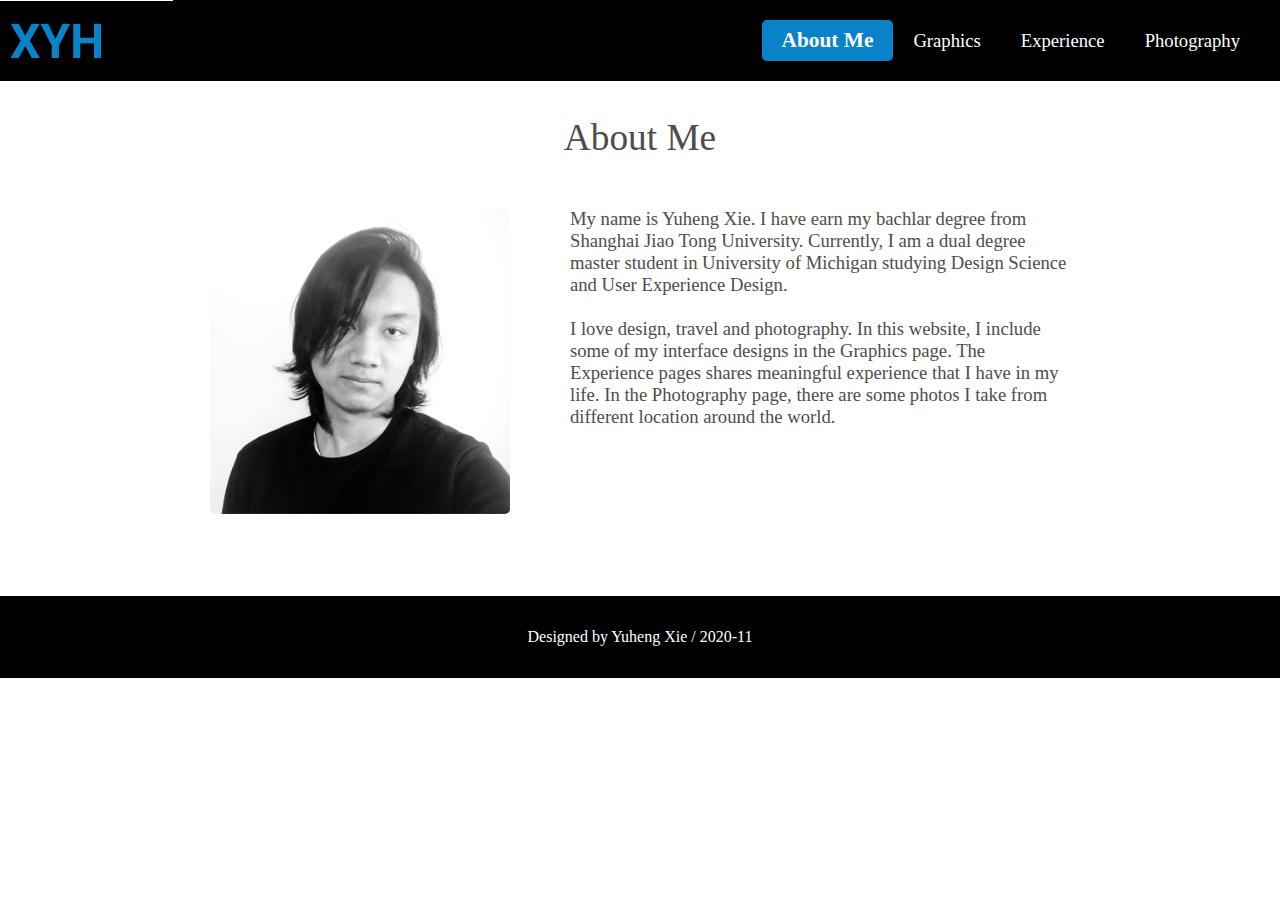
<file: index.html>
<!DOCTYPE html>
<html lang="en">
  <head>
    <meta charset="utf-8">
    <link rel="shortcut icon" type="image/png" href="images/XYH.png"/>

    <link rel="stylesheet" type="text/css" href="css/html5reset.css">
    <link rel="stylesheet" type="text/css" href="css/style.css">
    <link href="https://fonts.googleapis.com/css?family=Raleway:200&display=swap" rel="stylesheet">
    <meta name='viewport' content='width=device-width,initial-scale=1'>
    <title>Portfolio</title>
  </head>
  <body>
    <a class = "skip" href="#skip">Skip to Main Content</a>
    <header>
      <img src="images/XYH.png" alt="logo" id = "logo">
      <nav>
        <ul class="nav_links">
          <li class="nav_item" id="current"><a id ='cur' href="index.html">About Me</a></li>
          <li class="nav_item"><a href="graphic_design.html">Graphics</a></li>
          <li class="nav_item"><a href="experience.html">Experience</a></li>
          <li class="nav_item"><a href="photos.html">Photography</a></li>
        </ul>
    </nav>
  </header>
  <main class="page1" id="skip" tabindex="0">
    <h1>About Me</h1>
    <div class="gallery"> 
      <img id="image1" src="images/self.png" alt="picture of myself" />
      <div></div>
      <p>My name is Yuheng Xie. I have earn my bachlar degree from Shanghai Jiao Tong University.
         Currently, I am a dual degree master student in University of Michigan studying Design Science and User Experience Design.
      <br/><br/>
        I love design, travel and photography. In this website, I include some of my interface designs in the Graphics page. The Experience pages 
        shares meaningful experience that I have in my life. In the Photography page, there are some photos I take from different location around 
        the world.</p>
    </div>

      </main>

    <footer>
      <p>Designed by Yuheng Xie / 
        2020-11</p>
    </footer>
  </body>
</html>
</file>
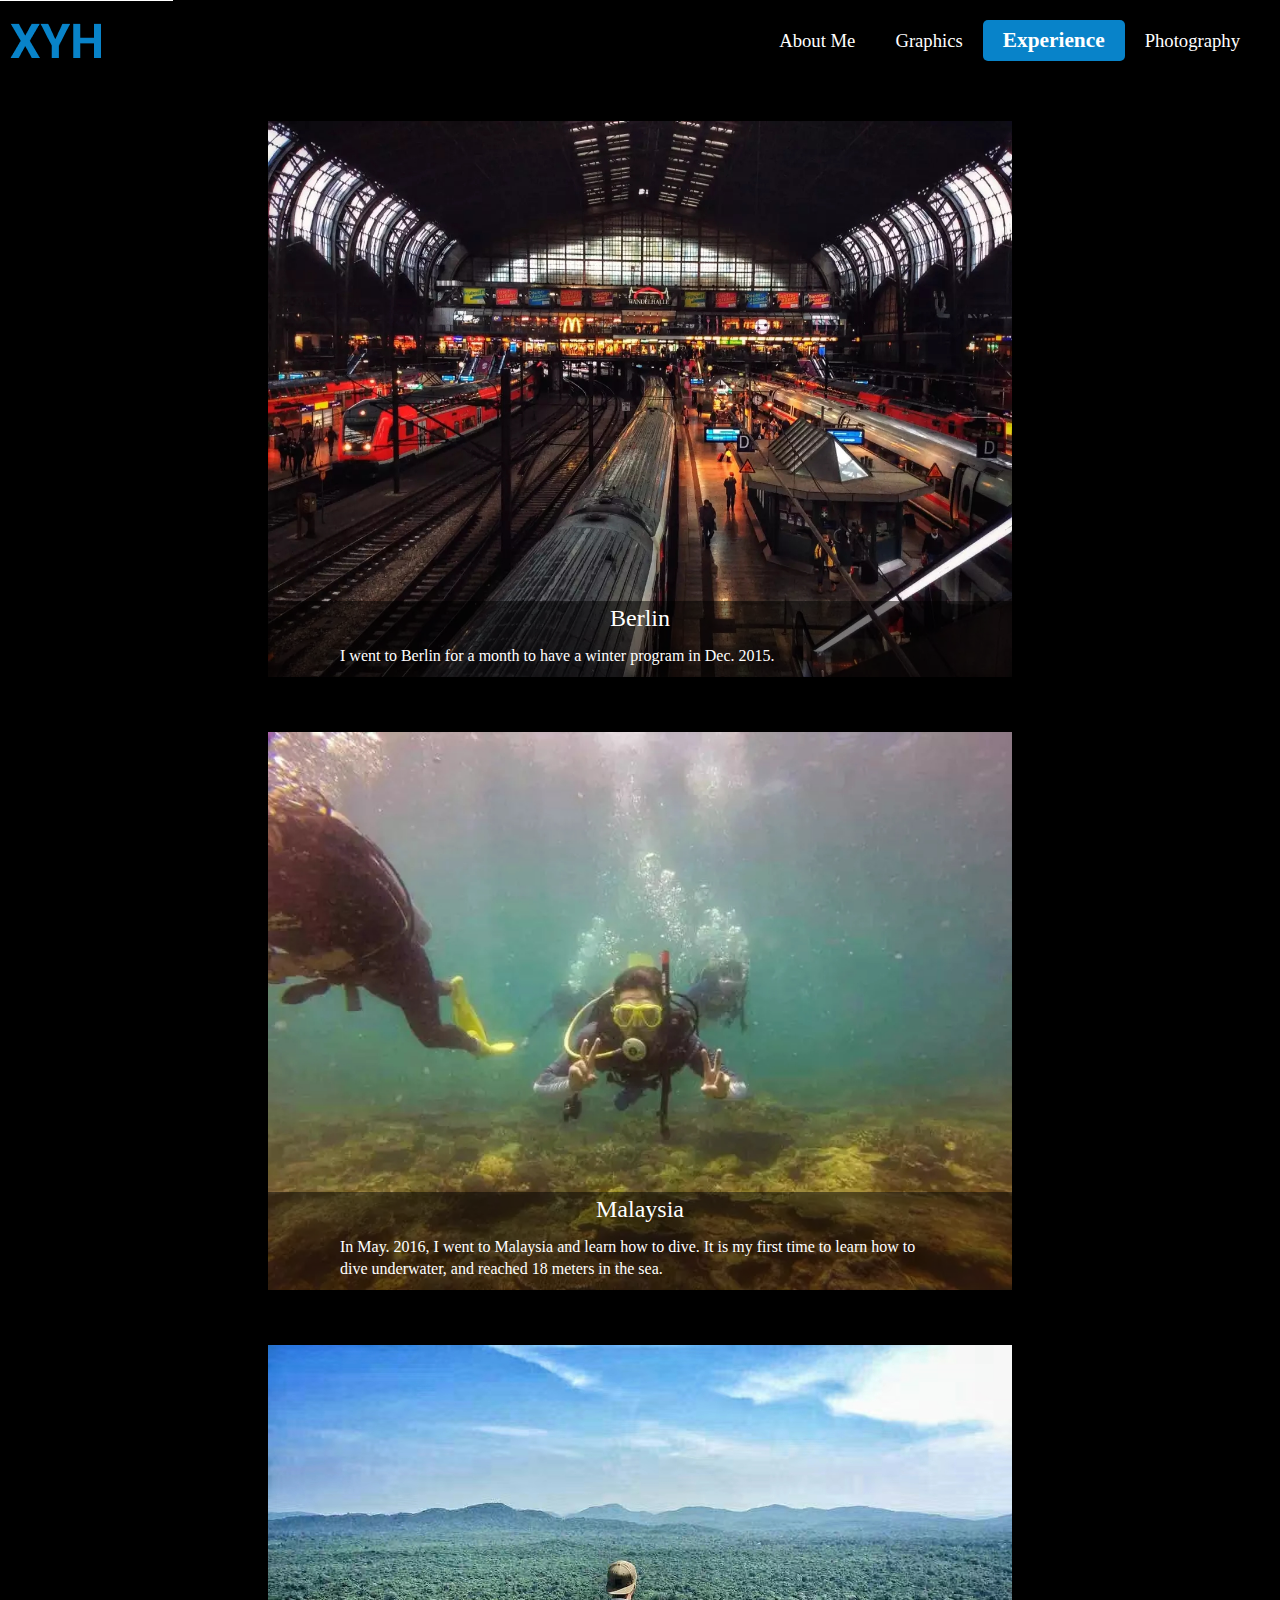
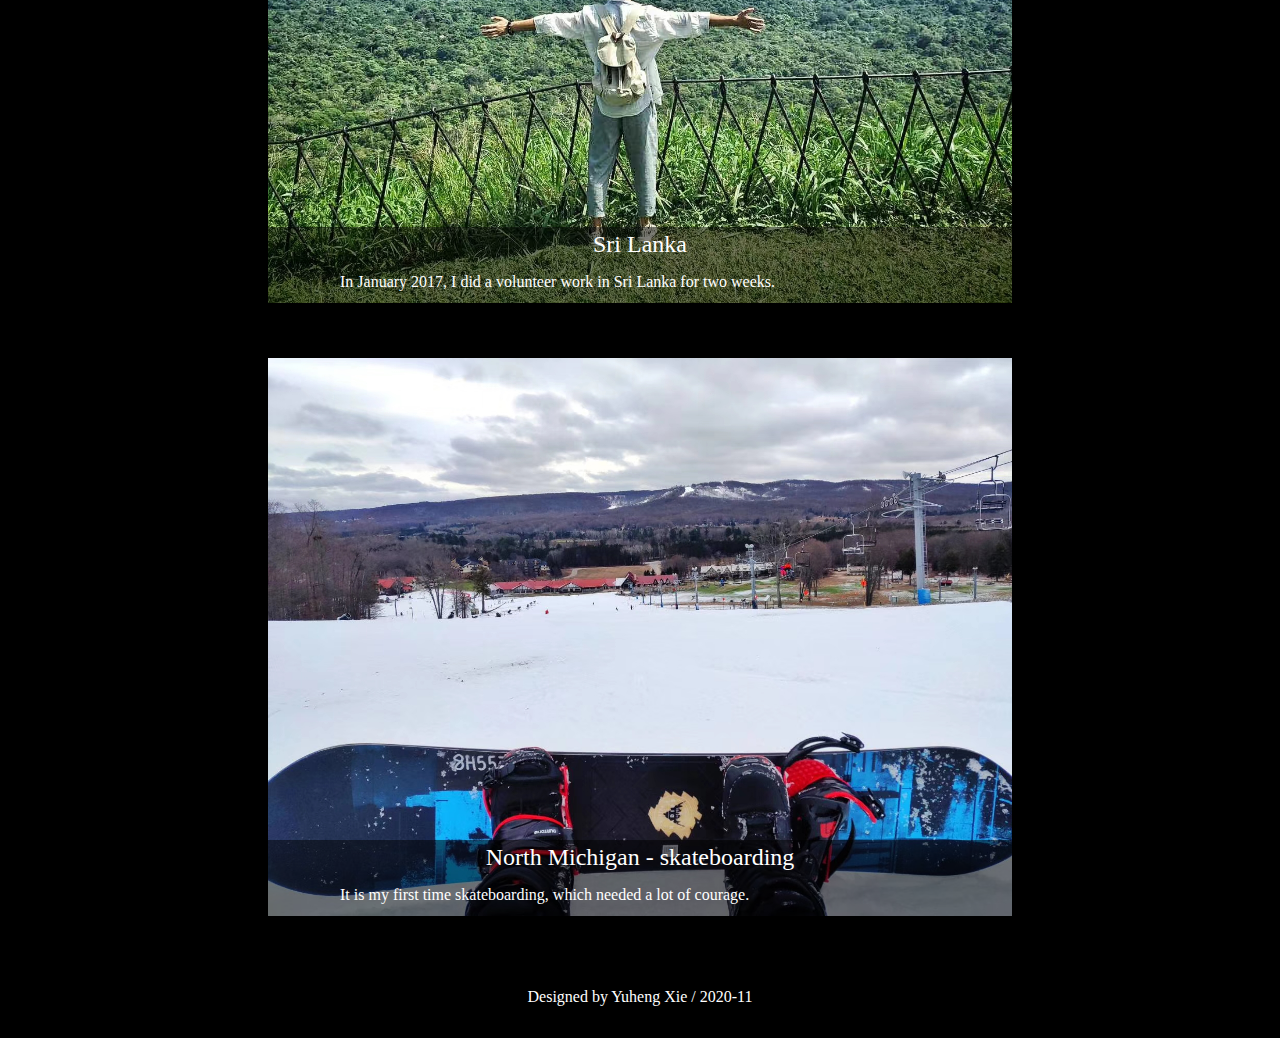
<file: experience.html>
<!DOCTYPE html>
<html lang="en">
  <head>
    <meta charset="utf-8">
    <link rel="shortcut icon" type="image/png" href="images/XYH.png"/>
    <link rel="stylesheet" type="text/css" href="css/html5reset.css">
    <link rel="stylesheet" type="text/css" href="css/style.css">
    <link rel="stylesheet" type="text/css" href="css/style2.css">
    <link href="https://fonts.googleapis.com/css?family=Raleway:200&display=swap" rel="stylesheet">
    <meta name='viewport' content='width=device-width,initial-scale=1'>
    <title>Portfolio</title>
  </head>
  <body>
    <a class = "skip" href="#skip">Skip to Main Content</a>
    <header>
      <img src="images/XYH.png" alt="logo" id = "logo">
      <nav>
        <ul class="nav_links">
          <li class="nav_item"><a href="index.html">About Me</a></li>
          <li class="nav_item"><a href="graphic_design.html">Graphics</a></li>
          <li class="nav_item" id="current"><a id ='cur' href="experience.html">Experience</a></li>
          <li class="nav_item"><a href="photos.html">Photography</a></li>
        </ul>
    </nav>
  </header>
  <main class="excontainer" id="skip">

    <div class="image1">
        <img src="images/Berlin.jpg" alt="Berlin"/>
    </div>
      
    <div class="experience1 text-block">
        <a id="experience1"></a>
        <h2>Berlin</h2>
        <p>I went to Berlin for a month to have a winter program in Dec. 2015.</p>
    </div>
  
    <div class="image2">
        <img src="images/Malyaysia.jpg" alt="Malyaysia"/>
    </div>
  
    <div class="experience2 text-block">
        <a id="experience2"></a>
        <h2>Malaysia</h2>
        <p>In May. 2016, I went to Malaysia and learn how to dive. It is my first time to learn how to dive underwater, and reached 18 meters in the sea.</p>
    </div>
  
    <div class="image3">
        <img src="images/Sir_Lanka.jpg" alt="Sri_Lanka"/>
    </div>
  
    <div class="experience3 text-block">
        <a id="experience3"></a>
        <h2>Sri Lanka</h2>
        <p>In January 2017, I did a volunteer work in Sri Lanka for two weeks.</p>
    </div>
  
    <div class="image4">
        <img src="images/skateboarding.jpg" alt ="Skateboarding"/>
    </div>
  
    <div class="experience4 text-block">
        <a id="experience4"></a>
        <h2>North Michigan - skateboarding</h2>
        <p>It is my first time skateboarding, which needed a lot of courage.</p>
    </div>



  </main>




  <footer>
    <p>Designed by Yuheng Xie / 2020-11</p>
  </footer>
</body>
</html>
</file>
<file: css/style.css>
body{
  font-family: 'Helvetica', 'Georgia' sans-serif;
  margin: 0;
  padding: 0;
  font-size: 16pt; 
  background-color: white;
}

h1{
  font-size: 28pt;
  text-align: center;
  line-height: 2;
  font-weight: normal;
  color: #4d4d4d;
  font-family: 'Georgia';
}

h2{
  font-size: 1.5em;
  text-align: center;
  padding: 5px;
  font-family: 'Georgia';
}

p {
  padding: 0 30px;
  font-size: 14pt;
  font-weight: lighter;
  color: #4d4d4d;
  line-height: 22px;
}

/*skip to content interaction setting*/
a{
  font-size: 14pt;
  font-weight: lighter;
}
a.skip{
  background: white;
  left: 0;
  padding: 6px;
  position: absolute;
  top: -30px;
  -webkit-transition: top 0.5s ease-out;
  transition: top 0.5s ease-out;
  z-index: 1;
}

a.skip:focus{
  top:20px;
  color: #0883C9;
  text-decoration-style: solid;
}

/**:focus{
  border: 2px solid #0883C9;
}
*/
footer{
  background-color: black;
  color: white;
  padding: 30px;
  text-align: center;
  margin: auto auto 0;
}
footer p{
  color: white;
  font-size: 12pt;
}

/*logo XYH for animation*/

@-webkit-keyframes logo_wiggle{
  0%{
    width: 10px;
  }
  100%{
    width: 92px;
  }
}

@keyframes logo_wiggle{
  0%{
    width: 10px;
  }
  100%{
    width: 92px;
  }
} 

#logo{
   /*Your code here.*/
  animation-name: logo_wiggle;
  animation-duration: 4s;
  animation-iteration-count:1 ;
  padding: 10px;
 
}

/* Gallery for index page & photos page*/
.gallery{
  min-height: 400px;
  display: flex;
  flex-direction: column;
  flex-wrap: wrap;
  justify-content: center;
  align-content: center;
}
.gallery p{
  padding: 0 30px;
  width: 300px;
  font-size: 12pt;
}
.gallery img{
  margin: 10px;
  width: 300px;
  height: auto;
  object-fit: cover;
  border-radius: 5px;
}

.gallery #image1{
  margin: 0 auto 30px;
}

/* Navbar */
header{
  background: black;
  border-bottom: none;
  display: flex;
  flex-direction: row;
  justify-content: space-between;
  align-items: center;
  width: 100%;

}

.nav_links{
  display: flex;
  flex-direction: column;
  flex-wrap: wrap;
  align-content: center;
  padding: 20px;

}

.nav_item {
  padding:10px;
}

.nav_item a{
  color: white;
  text-decoration: none;
}

.nav_item a:hover, a:focus{
  color: #0883C9;
  text-decoration: underline;
  font-weight: bold;
  -webkit-text-decoration-style: solid;
          text-decoration-style: solid;
}

/*current page navigation insight*/
#current{
  background-color:#0883C9;
  border-radius: 5px;
}
#cur{
  font-weight: bold;
  font-size: 16pt;
}

#current a:hover,a:focus{
  color: white;
  text-emphasis: bold;
  -webkit-text-decoration-style: solid;
  text-decoration-style: solid;

}

/*container for grid use of graphic_design page and photos_pages*/
.container{
  display: grid;
  grid-template-columns: 1fr 5fr 1fr;
  grid-row-gap: 15px;
  grid-template-rows: auto;
  padding: 20px 20px;
  margin: 30px;
}

.container h2{
  font-size: 16pt;
  padding: 0 0 10px 0;
}

.container p{
  font-size: 12pt;
}

.container img {
  width: 100%;
  height: auto;
  object-fit: cover;
  display: block;
}

.about, .method, .clients, .contact{
  grid-column: 1 / -1;
  margin: 30px auto;
}

.about-image, .method-image, .clients-image, .contact-image{
  grid-column: 1 / -1;
  overflow: hidden;
  border-radius: 50px;
  justify-content: center;
  align-items: center;
}


.about-image{
   grid-row: 1 / span 1;
}
.about{
  grid-row: 2 / span 1;
}

.method-image{
   grid-row: 3 / span 1;
}
.method{
  grid-row: 4 / span 1;
}

.clients-image{
    grid-row: 5 / span 1;
}
.clients{
  grid-row: 6 / span 1;
}


.contact-image{
    grid-row: 7 / span 1;
}

.contact{
    grid-row: 8 / 9;
}

.text-block{
  padding: 0px 0px 30px 0px;
  place-self: center center;
}

/*photo page gallery*/
.page_photos{
  background: black;
}
.page_photos img:hover{
  -webkit-transform: scale(1.1);
  transform: scale(1.1);
}

.gallery_photos{
  min-height: 400px;
  display: flex;
  flex-direction: row;
  flex-wrap: wrap;
  justify-content: center;
  align-content: center;
}
.page_photos h2{
  color: white;
}
.gallery_photos img{
  margin: 10px;
  width: 300px;
  height: auto;
  object-fit: cover;
  border-radius: 5px;
}

.page1 {
  padding: 20px;
}





@media screen and (min-width: 850px){

  header{
    flex-direction: row;
    align-items: center;
    justify-content: space-between;

  }

  .nav_links{
    flex-direction: row;
  }

  .nav_item a{
    padding: 10px;
  }

  .gallery{
    flex-direction: row;
  }

  .gallery p{
    padding: 0 30px;
    width: 500px;
    font-size: 14pt;
  }

  .gallery #image1{
    margin: 0 30px 30px;
  }

  .container{
    display: grid;
    grid-template-columns: 1fr 5fr 1fr 30px 1fr 5fr 1fr;
    grid-row-gap: 15px;
    grid-template-rows: auto;
    padding: 20px 20px;
    margin: 30px;
  }

  .container p{
    font-size: 14pt;
  }

  .container img {
    width: 100%;
    height: auto;
    object-fit: cover;
    display: block;
  }

  .about, .clients {
    grid-column: 1 / span 3;
  }
  .method, .contact{
    grid-column: 5 / span 3;
  }
  
  .about-image, .method-image, .clients-image, .contact-image{
    overflow: hidden;
    border-radius: 50px;
    justify-content: center;
    align-items: center;
  }
  
  .about-image{
     grid-column: 1 / span 3;
     grid-row: 1 / span 1;
  }
  .about{
    grid-row: 2 / span 1;
  }
  
  .method-image{
     grid-column: 5 / span 3;
     grid-row: 1 / span 1;
  }
  .method{
    grid-row: 2 / span 1;
  }
  
  .clients-image{
    grid-column: 1 / span 3;
    grid-row: 3 / span 1;
  }
  .clients{
    grid-row: 4 / span 1;
  }
  
  
  .contact-image{
    grid-column: 5 / span 3;
    grid-row: 3 / span 1;
  }
  
  .contact{
      grid-row: 4 / span 1;
  }
  
  .text-block{
    padding: 0px 0px 30px 0px;
    place-self: center center;
  }
}

@media screen and (min-width: 600px)and (max-width:850px) { 
  header{
    flex-direction: column;
    justify-content: center;
  }
  
  .nav_links{
    flex-direction: row;
  }
  .container{
    display: grid;
    grid-template-columns: 1fr 5fr 1fr 5fr;
    grid-row-gap: 15px;
    grid-template-rows: auto;
    padding: 20px 20px;
    margin: 30px;
  }

  .container p{
    font-size: 14pt;
  }

  .container img {
    width: 100%;
    height: auto;
    object-fit: cover;
    display: block;
  }

  .about, .clients {
    grid-column: 4 / span 1;
  }
  .method, .contact{
    grid-column: 4 / span 1;
  }
  
  .about-image, .method-image, .clients-image, .contact-image{
    overflow: hidden;
    border-radius: 50px;
    justify-content: center;
    align-items: center;
  }
  
  .about-image{
     grid-column: 1 / span 3;
     grid-row: 1 / span 1;
  }
  .about{
    grid-row: 1 / span 1;
  }
  
  .method-image{
     grid-column: 1 / span 3;
     grid-row: 2 / span 1;
  }
  .method{
    grid-row: 2 / span 1;
  }
  
  .clients-image{
    grid-column: 1 / span 3;
    grid-row: 3 / span 1;
  }
  .clients{
    grid-row: 3 / span 1;
  }
  
  
  .contact-image{
    grid-column: 1 / span 3;
    grid-row: 4 / span 1;
  }
  
  .contact{
      grid-row: 4 / span 1;
  }
  
}

@media (prefers-reduced-motion: reduce) {
  #logo{
    animation: none;
 }
}
</file>
<file: css/style2.css>
.excontainer{
    display: grid;
    grid-template-columns: 1fr 5fr 1fr;
    grid-row-gap: 15px;
    grid-template-rows: auto;
    padding: 20px 0px;
    background: black;
  }
  
  
.excontainer p{
  font-size: 12pt;
  max-width: 600px;
  margin: 0 auto;
  color: white;
  font-weight: lighter;
  
}
.excontainer h2{
  font-size: 18pt;
  font-weight: normal;
  margin: 0 0 10px 0;
}
.excontainer img {
  width: 100%;
  height: auto;
  object-fit: cover;
  display: block;
}

.experience1, .experience2, .experience3, .experience4{
    grid-column: 1 / -1;
    width: 100%;

  }
  
.image1, .image2, .image3, .image4{
    display: flex;
    justify-content: center;
    align-items: center;
    grid-column: 1 / span 3;
    max-height: 800px;
    overflow: hidden;
    padding: 20px 20px;
  }
  
.image1{
     grid-row: 1 / span 2;
  }
  .experience1{
    grid-row: 2 / span 1;
  }
  
.image2{
     grid-row: 3 / span 2;
  }
.experience2{
    grid-row: 4 / span 1;
  }
  
.image3{
      grid-row: 5 / span 2;
  }
.experience3{
    grid-row: 6 / span 1;
  }
  
  
.image4{
      grid-row: 7 / span 2;
  }
  
.experience4{
      grid-row: 8 / 9;
  }
  
.text-block{
    background-color: rgba(0,0, 0, 50%);  
    padding: 0px 0px 30px 0px;
    place-self: center center;
    color: white;
  }

  @media screen and (min-width: 850px){
    .excontainer img {
      width: 60%;
      height: auto;
      object-fit: cover;
      display: block;
    }

  }
</file>
